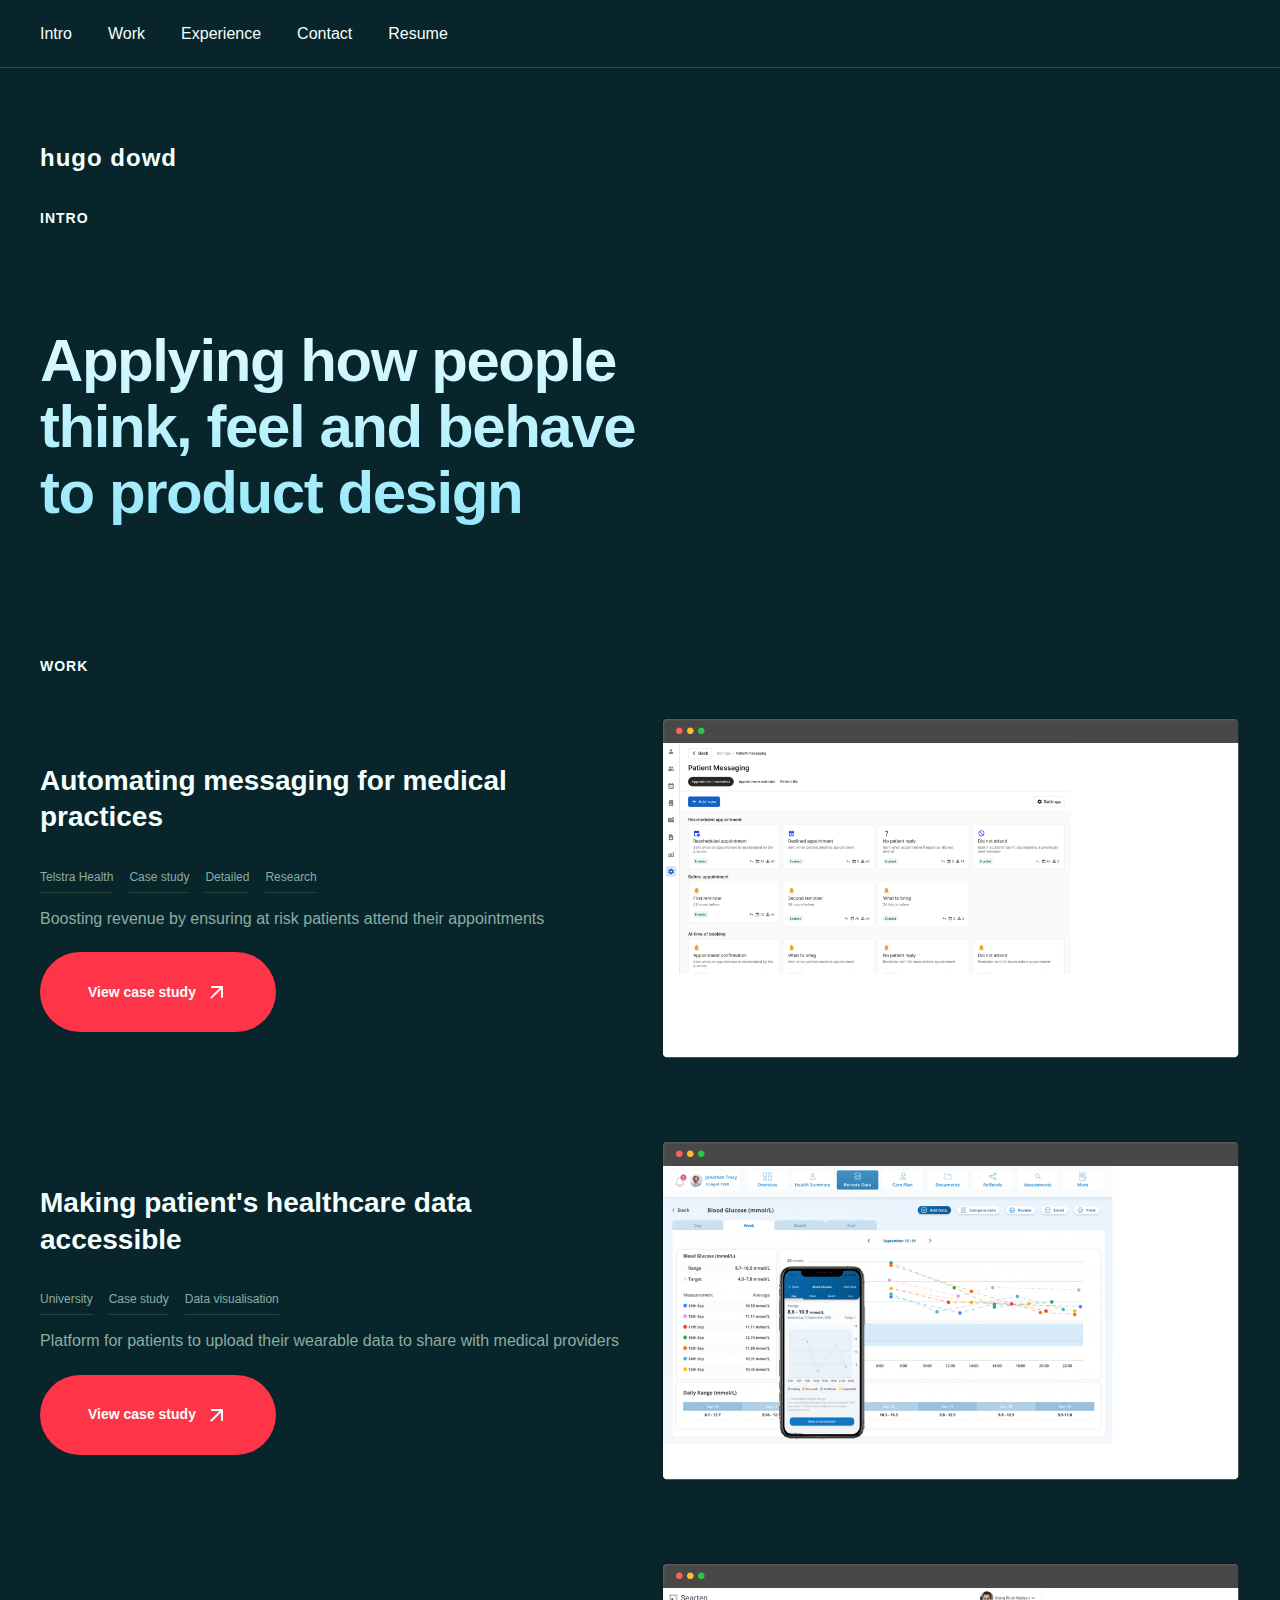
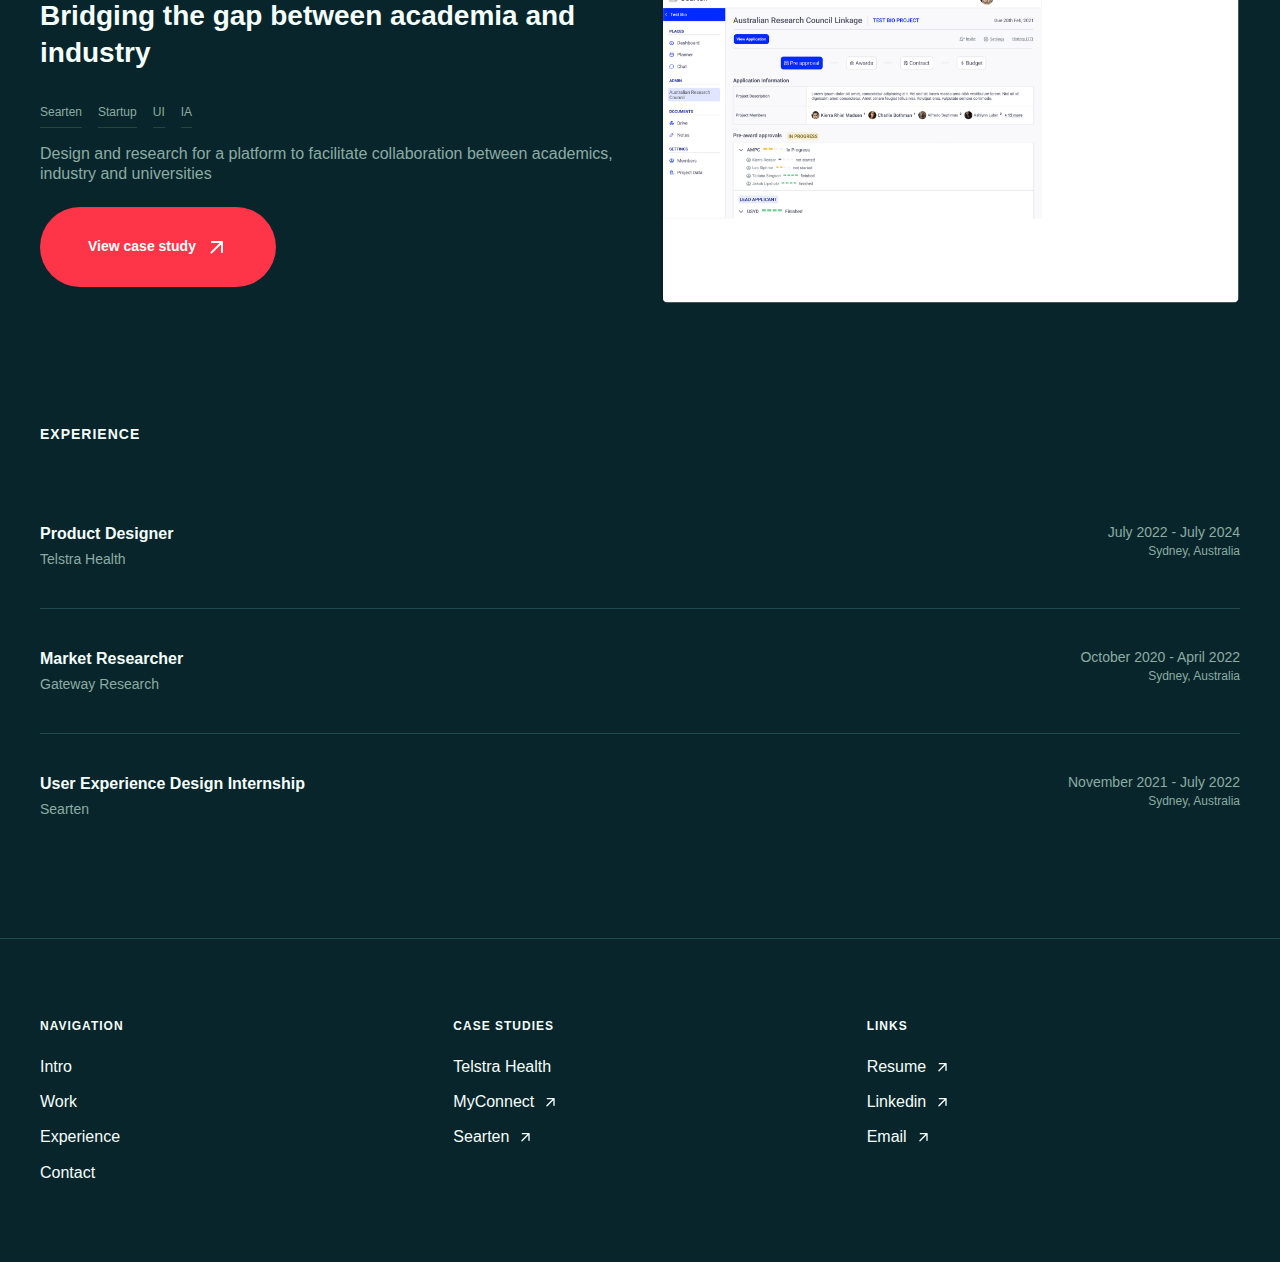
<file: hugodowd.webflow/index-clean.html>
<!DOCTYPE html>
<html lang="en">
<head>
    <meta charset="UTF-8">
    <meta name="viewport" content="width=device-width, initial-scale=1">
    <title>Hugo Dowd's Portfolio</title>
    <link href="https://fonts.googleapis.com/css2?family=Young+Serif:wght@400&display=swap" rel="stylesheet">
    <link href="css/style.css" rel="stylesheet" type="text/css">
    <!-- Google Analytics -->
    <script async src="https://www.googletagmanager.com/gtag/js?id=G-0L169JQ1XT"></script>
    <script>
        window.dataLayer = window.dataLayer || [];
        function gtag(){dataLayer.push(arguments);}
        gtag('js', new Date());
        gtag('config', 'G-0L169JQ1XT');
    </script>
</head>
<body>
    <nav class="navigation-block">
        <a href="#intro" class="navigation-link">Intro</a>
        <a href="#work" class="navigation-link">Work</a>
        <a href="#experience" class="navigation-link">Experience</a>
        <a href="#contact" class="navigation-link">Contact</a>
        <a href="documents/resume-hugodowd-pd-uk.pdf" target="_blank" class="navigation-link">Resume</a>
    </nav>

    <section id="intro" class="section intro-section">
        <div class="header">
            <div class="section-title">hugo dowd</div>
        </div>
        <div class="intro">
            <span class="section-title">intro</span>
            <div class="layout">
                <h1 class="title page-load">Applying how people <br>think, feel and behave <br>to product design</h1>
            </div>
        </div>
    </section>

    <section id="work" class="section work-section">
        <div class="section-title">work</div>
        <div class="project-card-layout">
            <a href="helix-patient-communications.html" class="project-card">
                <div class="project-cards-left">
                    <div class="card-text">
                        <h2 class="card-heading">Automating messaging for medical practices</h2>
                        <div class="tags">
                            <span class="tag">Telstra Health</span>
                            <span class="tag">Case study</span>
                            <span class="tag">Detailed</span>
                            <span class="tag">Research</span>
                        </div>
                        <h3 class="card-sub-heading">Boosting revenue by ensuring at risk patients attend their appointments</h3>
                    </div>
                    <div class="button project-card-button">
                        <span class="button-text">View case study</span>
                        <svg class="link-icon" width="24" height="24" viewBox="0 0 24 24" fill="none" xmlns="http://www.w3.org/2000/svg">
                            <path d="M15.6 8H8C7.71667 8 7.479 7.904 7.287 7.712C7.095 7.52 6.99933 7.28267 7 7C7.00067 6.71733 7.09667 6.48 7.288 6.288C7.47933 6.096 7.71667 6 8 6H18C18.2833 6 18.5207 6.096 18.712 6.288C18.9033 6.48 18.9993 6.71733 19 7V17C19 17.2833 18.904 17.521 18.712 17.713C18.52 17.905 18.2827 18.0007 18 18C17.7173 17.9993 17.4797 17.9033 17.287 17.712C17.0943 17.5207 16.9987 17.2833 17 17V9.4L8.1 18.3C7.91667 18.4833 7.68333 18.575 7.4 18.575C7.11666 18.575 6.88333 18.4833 6.7 18.3C6.51667 18.1167 6.425 17.8833 6.425 17.6C6.425 17.3167 6.51667 17.0833 6.7 16.9L15.6 8Z" fill="currentColor"></path>
                        </svg>
                    </div>
                </div>
                <div class="project-cards-right">
                    <img src="images/safari-frame.png" loading="lazy" width="742" alt="screen from messaging" class="interface-image">
                </div>
            </a>

            <a href="documents/myconnect-case-study.pdf" target="_blank" class="project-card">
                <div class="project-cards-left">
                    <div class="card-text">
                        <h2 class="card-heading">Making patient's healthcare data accessible</h2>
                        <div class="tags">
                            <span class="tag">University</span>
                            <span class="tag">Case study</span>
                            <span class="tag">Data visualisation</span>
                        </div>
                        <h3 class="card-sub-heading">Platform for patients to upload their wearable data to share with medical providers</h3>
                    </div>
                    <div class="button project-card-button">
                        <span class="button-text">View case study</span>
                        <svg class="link-icon" width="24" height="24" viewBox="0 0 24 24" fill="none" xmlns="http://www.w3.org/2000/svg">
                            <path d="M15.6 8H8C7.71667 8 7.479 7.904 7.287 7.712C7.095 7.52 6.99933 7.28267 7 7C7.00067 6.71733 7.09667 6.48 7.288 6.288C7.47933 6.096 7.71667 6 8 6H18C18.2833 6 18.5207 6.096 18.712 6.288C18.9033 6.48 18.9993 6.71733 19 7V17C19 17.2833 18.904 17.521 18.712 17.713C18.52 17.905 18.2827 18.0007 18 18C17.7173 17.9993 17.4797 17.9033 17.287 17.712C17.0943 17.5207 16.9987 17.2833 17 17V9.4L8.1 18.3C7.91667 18.4833 7.68333 18.575 7.4 18.575C7.11666 18.575 6.88333 18.4833 6.7 18.3C6.51667 18.1167 6.425 17.8833 6.425 17.6C6.425 17.3167 6.51667 17.0833 6.7 16.9L15.6 8Z" fill="currentColor"></path>
                        </svg>
                    </div>
                </div>
                <div class="project-cards-right">
                    <img src="images/myconnect-frame.png" loading="lazy" width="742" alt="screen from myconnect" class="interface-image">
                </div>
            </a>

            <a href="documents/searten-case-study.pdf" target="_blank" class="project-card">
                <div class="project-cards-left">
                    <div class="card-text">
                        <h2 class="card-heading">Bridging the gap between academia and industry</h2>
                        <div class="tags">
                            <span class="tag">Searten</span>
                            <span class="tag">Startup</span>
                            <span class="tag">UI</span>
                            <span class="tag">IA</span>
                        </div>
                        <h3 class="card-sub-heading">Design and research for a platform to facilitate collaboration between academics, industry and universities</h3>
                    </div>
                    <div class="button project-card-button">
                        <span class="button-text">View case study</span>
                        <svg class="link-icon" width="24" height="24" viewBox="0 0 24 24" fill="none" xmlns="http://www.w3.org/2000/svg">
                            <path d="M15.6 8H8C7.71667 8 7.479 7.904 7.287 7.712C7.095 7.52 6.99933 7.28267 7 7C7.00067 6.71733 7.09667 6.48 7.288 6.288C7.47933 6.096 7.71667 6 8 6H18C18.2833 6 18.5207 6.096 18.712 6.288C18.9033 6.48 18.9993 6.71733 19 7V17C19 17.2833 18.904 17.521 18.712 17.713C18.52 17.905 18.2827 18.0007 18 18C17.7173 17.9993 17.4797 17.9033 17.287 17.712C17.0943 17.5207 16.9987 17.2833 17 17V9.4L8.1 18.3C7.91667 18.4833 7.68333 18.575 7.4 18.575C7.11666 18.575 6.88333 18.4833 6.7 18.3C6.51667 18.1167 6.425 17.8833 6.425 17.6C6.425 17.3167 6.51667 17.0833 6.7 16.9L15.6 8Z" fill="currentColor"></path>
                        </svg>
                    </div>
                </div>
                <div class="project-cards-right">
                    <img src="images/searten-frame.png" loading="lazy" width="742" alt="screen from Searten" class="interface-image">
                </div>
            </a>
        </div>
    </section>

    <section id="experience" class="section experience-section">
        <div class="section-title">experience</div>
        <div class="work-experience">
            <div class="experience-row">
                <div class="experience-left">
                    <div class="job-title">Product Designer</div>
                    <div class="company">Telstra Health</div>
                </div>
                <div class="experience-right">
                    <div class="dates">July 2022 - July 2024</div>
                    <div class="location">Sydney, Australia</div>
                </div>
            </div>
            <div class="experience-row">
                <div class="experience-left">
                    <div class="job-title">Market Researcher</div>
                    <div class="company">Gateway Research</div>
                </div>
                <div class="experience-right">
                    <div class="dates">October 2020 - April 2022</div>
                    <div class="location">Sydney, Australia</div>
                </div>
            </div>
            <div class="experience-row">
                <div class="experience-left">
                    <div class="job-title">User Experience Design Internship</div>
                    <div class="company">Searten</div>
                </div>
                <div class="experience-right">
                    <div class="dates">November 2021 - July 2022</div>
                    <div class="location">Sydney, Australia</div>
                </div>
            </div>
        </div>
    </section>

    <footer id="contact" class="footer">
        <div class="footer-group">
            <div class="footer-header">navigation</div>
            <a href="#intro" class="footer-link">Intro</a>
            <a href="#work" class="footer-link">Work</a>
            <a href="#experience" class="footer-link">Experience</a>
            <a href="#contact" class="footer-link">Contact</a>
        </div>
        <div class="footer-group">
            <div class="footer-header">case studies</div>
            <a href="helix-patient-communications.html" class="footer-link">Telstra Health</a>
            <a href="documents/myconnect-case-study.pdf" target="_blank" class="footer-link external-link">
                MyConnect
                <svg class="link-icon" width="24" height="24" viewBox="0 0 24 24" fill="none" xmlns="http://www.w3.org/2000/svg">
                    <path d="M15.6 8H8C7.71667 8 7.479 7.904 7.287 7.712C7.095 7.52 6.99933 7.28267 7 7C7.00067 6.71733 7.09667 6.48 7.288 6.288C7.47933 6.096 7.71667 6 8 6H18C18.2833 6 18.5207 6.096 18.712 6.288C18.9033 6.48 18.9993 6.71733 19 7V17C19 17.2833 18.904 17.521 18.712 17.713C18.52 17.905 18.2827 18.0007 18 18C17.7173 17.9993 17.4797 17.9033 17.287 17.712C17.0943 17.5207 16.9987 17.2833 17 17V9.4L8.1 18.3C7.91667 18.4833 7.68333 18.575 7.4 18.575C7.11666 18.575 6.88333 18.4833 6.7 18.3C6.51667 18.1167 6.425 17.8833 6.425 17.6C6.425 17.3167 6.51667 17.0833 6.7 16.9L15.6 8Z" fill="currentColor"></path>
                </svg>
            </a>
            <a href="documents/searten-case-study.pdf" target="_blank" class="footer-link external-link">
                Searten
                <svg class="link-icon" width="24" height="24" viewBox="0 0 24 24" fill="none" xmlns="http://www.w3.org/2000/svg">
                    <path d="M15.6 8H8C7.71667 8 7.479 7.904 7.287 7.712C7.095 7.52 6.99933 7.28267 7 7C7.00067 6.71733 7.09667 6.48 7.288 6.288C7.47933 6.096 7.71667 6 8 6H18C18.2833 6 18.5207 6.096 18.712 6.288C18.9033 6.48 18.9993 6.71733 19 7V17C19 17.2833 18.904 17.521 18.712 17.713C18.52 17.905 18.2827 18.0007 18 18C17.7173 17.9993 17.4797 17.9033 17.287 17.712C17.0943 17.5207 16.9987 17.2833 17 17V9.4L8.1 18.3C7.91667 18.4833 7.68333 18.575 7.4 18.575C7.11666 18.575 6.88333 18.4833 6.7 18.3C6.51667 18.1167 6.425 17.8833 6.425 17.6C6.425 17.3167 6.51667 17.0833 6.7 16.9L15.6 8Z" fill="currentColor"></path>
                </svg>
            </a>
        </div>
        <div class="footer-group">
            <div class="footer-header">links</div>
            <a href="documents/resume-hugodowd-pd-uk.pdf" target="_blank" class="footer-link external-link">
                Resume
                <svg class="link-icon" width="24" height="24" viewBox="0 0 24 24" fill="none" xmlns="http://www.w3.org/2000/svg">
                    <path d="M15.6 8H8C7.71667 8 7.479 7.904 7.287 7.712C7.095 7.52 6.99933 7.28267 7 7C7.00067 6.71733 7.09667 6.48 7.288 6.288C7.47933 6.096 7.71667 6 8 6H18C18.2833 6 18.5207 6.096 18.712 6.288C18.9033 6.48 18.9993 6.71733 19 7V17C19 17.2833 18.904 17.521 18.712 17.713C18.52 17.905 18.2827 18.0007 18 18C17.7173 17.9993 17.4797 17.9033 17.287 17.712C17.0943 17.5207 16.9987 17.2833 17 17V9.4L8.1 18.3C7.91667 18.4833 7.68333 18.575 7.4 18.575C7.11666 18.575 6.88333 18.4833 6.7 18.3C6.51667 18.1167 6.425 17.8833 6.425 17.6C6.425 17.3167 6.51667 17.0833 6.7 16.9L15.6 8Z" fill="currentColor"></path>
                </svg>
            </a>
            <a href="https://www.linkedin.com/in/hugo-dowd-b25436190/" target="_blank" class="footer-link external-link">
                Linkedin
                <svg class="link-icon" width="24" height="24" viewBox="0 0 24 24" fill="none" xmlns="http://www.w3.org/2000/svg">
                    <path d="M15.6 8H8C7.71667 8 7.479 7.904 7.287 7.712C7.095 7.52 6.99933 7.28267 7 7C7.00067 6.71733 7.09667 6.48 7.288 6.288C7.47933 6.096 7.71667 6 8 6H18C18.2833 6 18.5207 6.096 18.712 6.288C18.9033 6.48 18.9993 6.71733 19 7V17C19 17.2833 18.904 17.521 18.712 17.713C18.52 17.905 18.2827 18.0007 18 18C17.7173 17.9993 17.4797 17.9033 17.287 17.712C17.0943 17.5207 16.9987 17.2833 17 17V9.4L8.1 18.3C7.91667 18.4833 7.68333 18.575 7.4 18.575C7.11666 18.575 6.88333 18.4833 6.7 18.3C6.51667 18.1167 6.425 17.8833 6.425 17.6C6.425 17.3167 6.51667 17.0833 6.7 16.9L15.6 8Z" fill="currentColor"></path>
                </svg>
            </a>
            <a href="mailto:hugo.dowd10@gmail.com" class="footer-link external-link">
                Email
                <svg class="link-icon" width="24" height="24" viewBox="0 0 24 24" fill="none" xmlns="http://www.w3.org/2000/svg">
                    <path d="M15.6 8H8C7.71667 8 7.479 7.904 7.287 7.712C7.095 7.52 6.99933 7.28267 7 7C7.00067 6.71733 7.09667 6.48 7.288 6.288C7.47933 6.096 7.71667 6 8 6H18C18.2833 6 18.5207 6.096 18.712 6.288C18.9033 6.48 18.9993 6.71733 19 7V17C19 17.2833 18.904 17.521 18.712 17.713C18.52 17.905 18.2827 18.0007 18 18C17.7173 17.9993 17.4797 17.9033 17.287 17.712C17.0943 17.5207 16.9987 17.2833 17 17V9.4L8.1 18.3C7.91667 18.4833 7.68333 18.575 7.4 18.575C7.11666 18.575 6.88333 18.4833 6.7 18.3C6.51667 18.1167 6.425 17.8833 6.425 17.6C6.425 17.3167 6.51667 17.0833 6.7 16.9L15.6 8Z" fill="currentColor"></path>
                </svg>
            </a>
        </div>
    </footer>

    <script src="js/main.js"></script>
</body>
</html>
</file>
<file: hugodowd.webflow/css/style.css>
:root {
    --bg: #08252b;
    --text: #f5fffc;
    --text-dark: #8baca2;
    --text-mid: #c7eae0;
    --flash-colour: #fe3448;
    --bg-light: #0f363d;
    --divider: #1e4a52;
    --border: #25463b;
    --font-family: "Helvetica Neue", Helvetica, Arial, sans-serif;
}

* {
    margin: 0;
    padding: 0;
    box-sizing: border-box;
}

html {
    scroll-behavior: smooth;
}

body {
    background-color: var(--bg);
    color: var(--text);
    font-family: var(--font-family);
    font-size: 14px;
    line-height: 1.2;
}

a {
    color: inherit;
    text-decoration: none;
}

h1 {
    margin-top: 20px;
    margin-bottom: 10px;
    font-size: 72px;
    font-weight: 600;
    line-height: 110%;
}

h2 {
    margin-top: 20px;
    margin-bottom: 10px;
    font-size: 32px;
    font-weight: bold;
    line-height: 36px;
}

h3 {
    font-size: inherit;
    font-weight: inherit;
}

/* Navigation */
.navigation-block {
    display: flex;
    gap: 36px;
    padding: 24px 40px;
    border-bottom: 1px solid var(--divider);
    position: sticky;
    top: 0;
    background-color: var(--bg);
    z-index: 100;
}

.navigation-link {
    color: var(--text);
    font-size: 16px;
    transition: all 0.5s cubic-bezier(0.55, 0.055, 0.675, 0.19);
}

.navigation-link:hover {
    color: var(--text-mid);
    text-decoration: underline;
}

/* Sections */
.section {
    padding: 80px 40px;
}

.section-title {
    display: block;
    font-size: 14px;
    font-weight: bold;
    line-height: 20px;
    margin-bottom: 40px;
    text-transform: uppercase;
    letter-spacing: 1px;
}

/* Header */
.header {
    display: flex;
    align-items: center;
    width: 100%;
    height: auto;
    margin-bottom: 40px;
}

.header .section-title {
    margin-bottom: 0;
    text-transform: none;
    font-size: 24px;
}

/* Intro Section */
.intro-section {
    display: flex;
    flex-direction: column;
}

.intro {
    display: flex;
    flex-direction: column;
    gap: 40px;
}

.layout {
    max-width: 1200px;
}

.title {
    color: #bae2d5;
    letter-spacing: -1.44px;
    background-image: linear-gradient(#81e5f9, #1ef2ac);
    -webkit-background-clip: text;
    background-clip: text;
    -webkit-text-fill-color: transparent;
}

.title.page-load {
    color: var(--text);
    background-image: linear-gradient(#e0faff, #c6f5fe 36%, #adeefc 72%, #94e7fa);
    font-size: 60px;
    animation: fadeInUp 0.8s ease-out;
}

@keyframes fadeInUp {
    from {
        opacity: 0;
        transform: translate3d(0, 25px, 0);
    }
    to {
        opacity: 1;
        transform: translate3d(0, 0, 0);
    }
}

/* Work Section */
.work-section {
    padding-top: 40px;
}

.project-card-layout {
    display: flex;
    flex-direction: column;
    gap: 80px;
}

.project-card {
    display: grid;
    grid-template-columns: 1fr 1fr;
    gap: 40px;
    align-items: center;
    transition: all 0.3s ease;
}

.project-card:hover {
    opacity: 0.8;
}

.project-cards-left {
    display: flex;
    flex-direction: column;
    gap: 24px;
}

.card-text {
    display: flex;
    flex-direction: column;
    gap: 16px;
}

.card-heading {
    font-size: 28px;
    font-weight: 600;
    line-height: 1.3;
}

.card-sub-heading {
    font-size: 16px;
    color: var(--text-dark);
    font-weight: 400;
}

.tags {
    display: flex;
    flex-wrap: wrap;
    gap: 16px;
}

.tag {
    font-size: 12px;
    color: var(--text-dark);
    font-weight: 500;
    padding: 8px 0;
    border-bottom: 1px solid var(--border);
    display: inline-block;
}

.button {
    display: inline-flex;
    align-items: center;
    gap: 8px;
    background-color: var(--flash-colour);
    border-radius: 44px;
    padding: 28px 48px;
    width: fit-content;
    transition: all 0.8s linear;
}

.project-card:hover .project-card-button {
    background-color: var(--text);
    color: var(--bg);
}

.button-text {
    font-weight: 600;
    font-size: 14px;
}

.link-icon {
    width: 24px;
    height: 24px;
    stroke-width: 2;
}

.project-cards-right {
    overflow: hidden;
    border-radius: 8px;
}

.interface-image {
    width: 100%;
    height: auto;
    display: block;
}

/* Experience Section */
.experience-section {
    padding-top: 40px;
}

.work-experience {
    display: flex;
    flex-direction: column;
}

.experience-row {
    display: grid;
    grid-template-columns: 1fr 1fr;
    gap: 40px;
    padding: 40px 0;
    border-bottom: 1px solid var(--divider);
}

.experience-row:last-child {
    border-bottom: none;
}

.experience-left {
    display: flex;
    flex-direction: column;
    gap: 8px;
}

.job-title {
    font-size: 16px;
    font-weight: 600;
}

.company {
    font-size: 14px;
    color: var(--text-dark);
}

.experience-right {
    display: flex;
    flex-direction: column;
    gap: 4px;
    text-align: right;
}

.dates {
    font-size: 14px;
    color: var(--text-dark);
}

.location {
    font-size: 12px;
    color: var(--text-dark);
}

/* Footer */
.footer {
    display: grid;
    grid-template-columns: repeat(3, 1fr);
    gap: 40px;
    padding: 80px 40px;
    border-top: 1px solid var(--divider);
}

.footer-group {
    display: flex;
    flex-direction: column;
    gap: 16px;
}

.footer-header {
    font-size: 12px;
    font-weight: bold;
    text-transform: uppercase;
    letter-spacing: 1px;
    color: var(--text);
    margin-bottom: 8px;
}

.footer-link {
    font-size: 16px;
    color: var(--text);
    transition: color 0.3s ease;
    display: inline-flex;
    align-items: center;
    gap: 8px;
    width: fit-content;
}

.footer-link:hover {
    color: var(--text-mid);
}

.external-link {
    display: inline-flex;
    align-items: center;
    gap: 8px;
}

.external-link .link-icon {
    width: 16px;
    height: 16px;
}

/* Responsive Design */
@media (max-width: 1024px) {
    .project-card {
        grid-template-columns: 1fr;
    }

    .experience-row {
        grid-template-columns: 1fr;
    }

    .experience-right {
        text-align: left;
    }

    .footer {
        grid-template-columns: repeat(2, 1fr);
    }
}

@media (max-width: 768px) {
    .section {
        padding: 60px 24px;
    }

    .navigation-block {
        flex-direction: column;
        gap: 12px;
        padding: 16px 24px;
    }

    h1 {
        font-size: 48px;
    }

    .card-heading {
        font-size: 24px;
    }

    .project-card-layout {
        gap: 60px;
    }

    .project-card {
        gap: 24px;
    }

    .experience-row {
        gap: 24px;
        padding: 32px 0;
    }

    .footer {
        grid-template-columns: 1fr;
        gap: 32px;
    }

    .footer-link {
        font-size: 14px;
    }
}

@media (max-width: 480px) {
    .section {
        padding: 40px 16px;
    }

    h1 {
        font-size: 32px;
    }

    h2 {
        font-size: 20px;
    }

    .navigation-block {
        padding: 12px 16px;
        gap: 8px;
    }

    .navigation-link {
        font-size: 14px;
    }

    .card-heading {
        font-size: 18px;
    }

    .card-sub-heading {
        font-size: 14px;
    }

    .tags {
        gap: 12px;
    }

    .button {
        padding: 20px 32px;
        font-size: 12px;
    }

    .experience-row {
        gap: 16px;
    }
}
</file>
